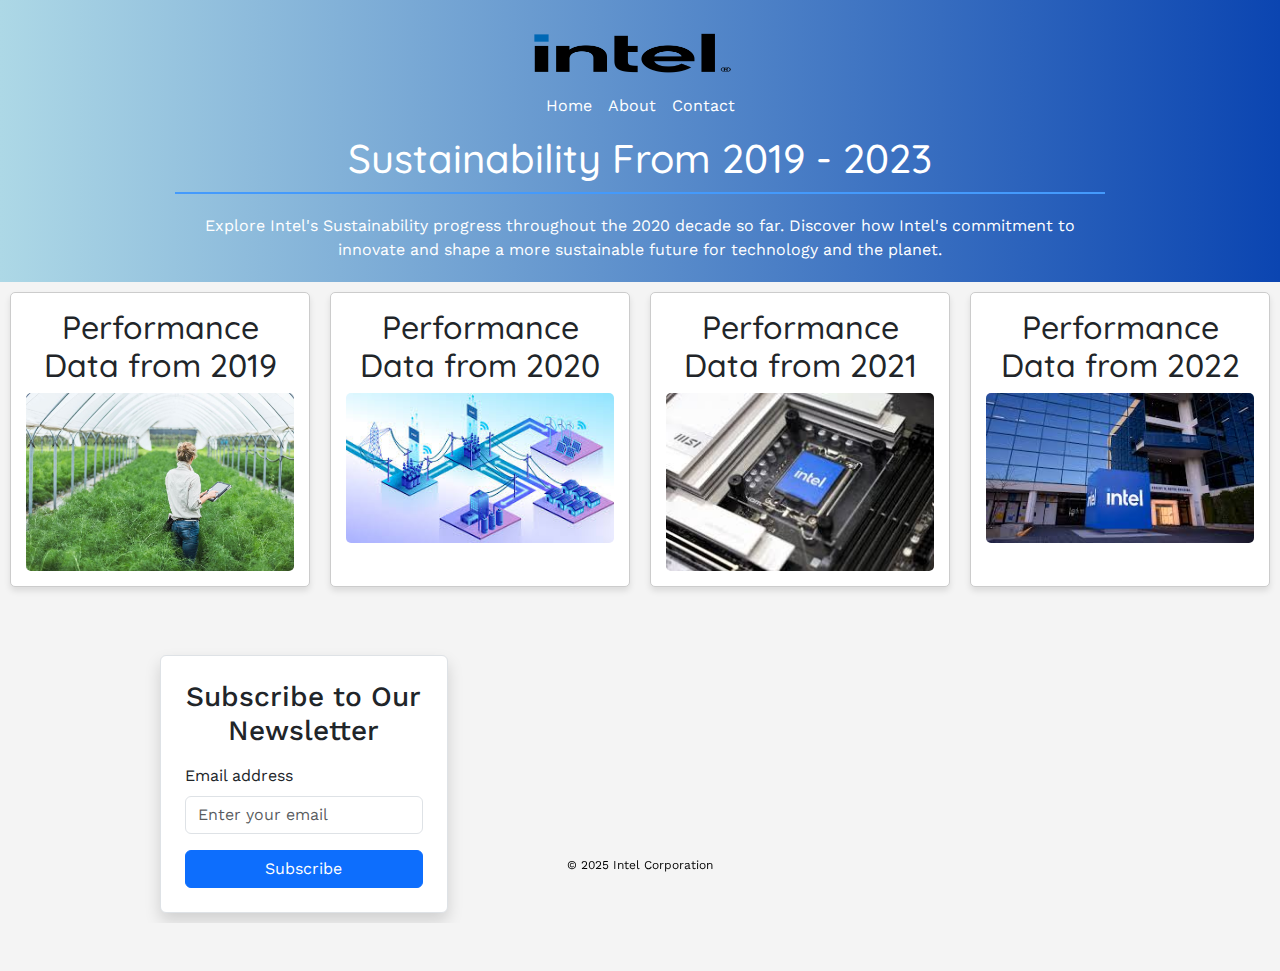
<file: index.html>
<!DOCTYPE html>
<html lang="en">
<head>
    <meta charset="UTF-8">
    <meta name="viewport" content="width=device-width, initial-scale=1.0">
    <title>Intel's Sustainability</title>
    <link href="https://cdn.jsdelivr.net/npm/bootstrap@5.3.6/dist/css/bootstrap.min.css" rel="stylesheet">
    <link rel="stylesheet" href="styles.css">
</head>
<body>
    <header>
        <nav class="navbar navbar-expand-lg flex-column align-items-center">
            <a class="navbar-brand" href="index.html">
                <img class="Intel_logo" src="idF_neNFIz_1748636845349.png" alt="Intel Logo" style="height:40px;">
            </a>
            <button class="navbar-toggler" type="button" data-bs-toggle="collapse" data-bs-target="#navbarNav"
                aria-controls="navbarNav" aria-expanded="false" aria-label="Toggle navigation">
                <span class="navbar-toggler-icon"></span>
            </button>
            <div class="collapse navbar-collapse justify-content-center" id="navbarNav">
                <ul class="navbar-nav">
                    <li class="nav-item">
                        <a class="nav-link text-white" href="index.html">Home</a>
                    </li>
                    <li class="nav-item">
                        <a class="nav-link text-white" href="#about">About</a>
                    </li>
                    <li class="nav-item">
                        <a class="nav-link text-white" href="#contact">Contact</a>
                    </li>
                </ul>
            </div>
        </nav>
        <h1 class="h1_header">Sustainability From 2019 - 2023</h1>
        <p class="p_header">Explore Intel's Sustainability progress throughout the 2020 decade so far. Discover how Intel's commitment to innovate and shape a more sustainable future for technology and the planet.</p>
    </header>
    <main>
        <section class="performance-section">
            <div class="2019_Intel">
                <h2 class="2019_h2">Performance Data from 2019</h2>
                <img class="2019_img" src="Intel_GreenHouse.jpeg" alt="Intel Sustainability Report 2019">
                <p class="2019_p">Intel reduced its greenhouse gas emissions by 39% compared to 2010 levels, aligning with its 2020 goal to decrease direct emissions per unit of production by 10% from 2010 levels. </p>
            </div>
            <div class="2020_Intel">
                <h2 class="2020_h2">Performance Data from 2020</h2>
                <img class="2020_img" src="Intel_Energy.jpeg" alt="Intel Sustainability Report 2020">
                <p class="2020_p">The company conserved over 155 million kilowatt-hours (kWh) of energy in 2020, contributing to a cumulative savings of more than 4.5 billion kWh since 2012.</p>
            </div>
            <div class="2021_Intel">
                <h2 class="2021_h2">Performance Data from 2021</h2>
                <img class="2021_img" src="Intel_Tech_Titan.jpeg" alt="Intel Sustainability Report 2021">
                <p class="2021_p">Intel was recognized as No. 1 on Barron’s 100 Most Sustainable Companies list in 2021, reflecting its leadership in corporate sustainability practices. </p>
            </div>
            <div class="2022_Intel">
                <h2 class="2022_h2">Performance Data from 2022</h2>
                <img class="2022_img" src="Intel_Building.jpeg" alt="Intel Sustainability Report 2022">
                <p class="2022_p">The company expanded its on-site alternative and renewable electricity installations, totaling over 110 across its campuses worldwide.</p>
            </div>
            <div class="2023_Intel">
                <h2 class="2023_h2">Performance Data from 2023</h2>
                <img class="2023_img" src="Intel_HQ.jpeg" alt="Intel Sustainability Report 2023">
                <p class="2023_p">Intel conserved and restored a total of 13 billion gallons of water in 2023, surpassing its annual target of 12 billion gallons.</p>
            </div>
        </section>
        <section class="container my-5">
            <div class="row justify-content-center">
                <div class="col-12 col-md-10 col-lg-8 d-flex justify-content-center">
                    <form id="subscribeForm" class="p-4 border rounded bg-white shadow w-100" style="max-width:600px; margin:auto;">
                        <h3 class="mb-3 text-center">Subscribe to Our Newsletter</h3>
                        <div class="mb-3">
                            <label for="subscriberEmail" class="form-label">Email address</label>
                            <input type="email" class="form-control" id="subscriberEmail" placeholder="Enter your email" required>
                        </div>
                        <button type="submit" class="btn btn-primary w-100">Subscribe</button>
                        <div id="subscribeMsg" class="mt-3 text-success" style="display:none;">Thank you for subscribing!</div>
                    </form>
                </div>
            </div>
        </section>
    </main>
    <footer>
        <p>&copy; 2025 Intel Corporation</p>
    </footer>
    <script src="https://cdn.jsdelivr.net/npm/bootstrap@5.3.6/dist/js/bootstrap.bundle.min.js"></script>
    <script>
        // Detect language change and set RTL if needed
        function setDirectionByLang(lang) {
            // List of RTL language codes
            const rtlLangs = ['ar', 'he', 'fa', 'ur'];
            if (rtlLangs.includes(lang)) {
                document.body.setAttribute('dir', 'rtl');
                document.body.classList.add('rtl');
            } else {
                document.body.setAttribute('dir', 'ltr');
                document.body.classList.remove('rtl');
            }
        }

        // Initial check
        setDirectionByLang(document.documentElement.lang);

        // Listen for language changes (if you change <html lang=""> dynamically)
        const observer = new MutationObserver(() => {
            setDirectionByLang(document.documentElement.lang);
        });
        observer.observe(document.documentElement, { attributes: true, attributeFilter: ['lang'] });

        document.getElementById('subscribeForm').addEventListener('submit', function(e) {
            e.preventDefault();
            document.getElementById('subscribeMsg').style.display = 'block';
            this.reset();
        });
    </script>
</body>
</html>
</file>
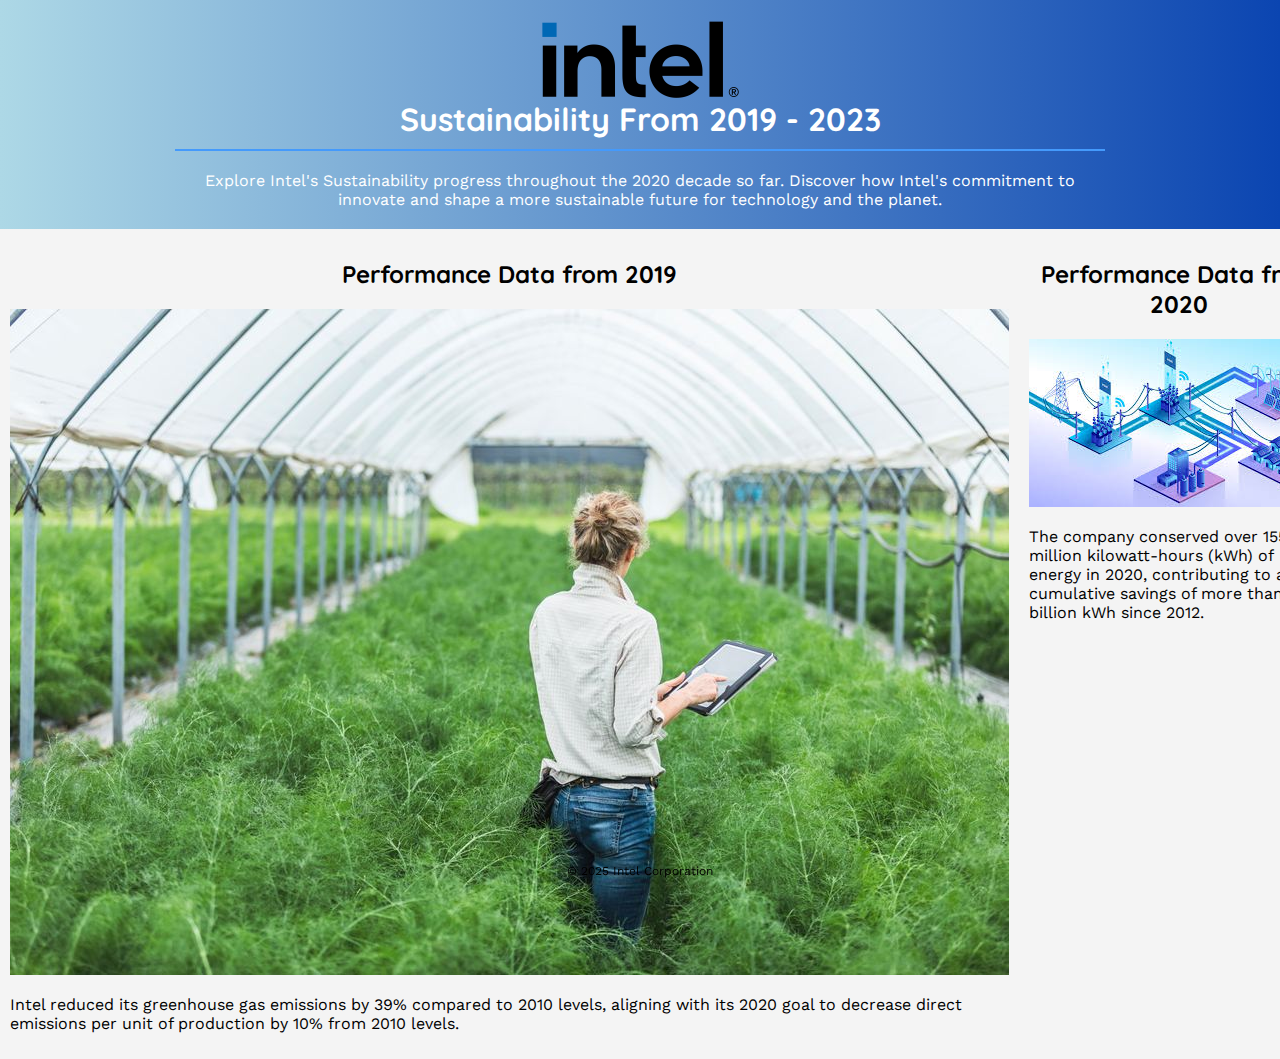
<file: intel.html>
<!DOCTYPE html>
<html lang="en">
<head>
    <meta charset="UTF-8">
    <meta name="viewport" content="width=device-width, initial-scale=1.0">
    <title>Intel's Sustainability</title>
    <link rel="stylesheet" href="styles.css">
</head>
<body>
    <header>
        <img class="Intel_logo" src="idF_neNFIz_1748636845349.png" alt="Intel Logo">
        <h1 class="h1_header">Sustainability From 2019 - 2023</h1>
        <p class="p_header">Explore Intel's Sustainability progress throughout the 2020 decade so far. Discover how Intel's commitment to innovate and shape a more sustainable future for technology and the planet.</p>
    </header>
    <main>
        <section>
            <div class="2019_Intel">
                <h2 class="2019_h2">Performance Data from 2019</h2>
                <img class="2019_img" src="Intel_GreenHouse.jpeg" alt="Intel Sustainability Report 2019">
                <p class="2019_p">Intel reduced its greenhouse gas emissions by 39% compared to 2010 levels, aligning with its 2020 goal to decrease direct emissions per unit of production by 10% from 2010 levels. </p>
            </div>
            <div class="2020_Intel">
                <h2 class="2020_h2">Performance Data from 2020</h2>
                <img class="2020_img" src="Intel_Energy.jpeg" alt="Intel Sustainability Report 2020">
                <p class="2020_p">The company conserved over 155 million kilowatt-hours (kWh) of energy in 2020, contributing to a cumulative savings of more than 4.5 billion kWh since 2012.</p>
            </div>
            <div class="2021_Intel">
                <h2 class="2021_h2">Performance Data from 2021</h2>
                <img class="2021_img" src="Intel_Tech_Titan.jpeg" alt="Intel Sustainability Report 2021">
                <p class="2021_p">Intel was recognized as No. 1 on Barron’s 100 Most Sustainable Companies list in 2021, reflecting its leadership in corporate sustainability practices. </p>
            </div>
            <div class="2022_Intel">
                <h2 class="2022_h2">Performance Data from 2022</h2>
                <img class="2022_img" src="Intel_Building.jpeg" alt="Intel Sustainability Report 2022">
                <p class="2022_p">The company expanded its on-site alternative and renewable electricity installations, totaling over 110 across its campuses worldwide.</p>
            </div>
            <div class="2023_Intel">
                <h2 class="2023_h2">Performance Data from 2023</h2>
                <img class="2023_img" src="Intel_HQ.jpeg" alt="Intel Sustainability Report 2023">
                <p class="2023_p">Intel conserved and restored a total of 13 billion gallons of water in 2023, surpassing its annual target of 12 billion gallons.</p>
            </div>
        </section>
    </main>
    <footer>
        <p>&copy; 2025 Intel Corporation</p>
    </footer>
</body>
</html>
</file>
<file: styles.css>
@import url('https://fonts.googleapis.com/css2?family=Quicksand:wght@400;700&family=Work+Sans:wght@400;700&display=swap');

body {
    font-family: 'Work Sans', Arial, sans-serif;
    background-color: #f4f4f4;
    margin: 0;
}

header {
    background: linear-gradient(to right, #add8e6, #0b45b1); /* Light blue to dark blue */
    color: white; /* Ensure text is readable */
    width: 100%; /* Make the header span the full width */
    padding: 20px; /* Add padding for spacing */
    box-sizing: border-box; /* Include padding in the width calculation */
}

.Intel_logo {
    width: 200px;
    height: auto;
    display: block;
    margin: 0 auto;
}

.h1_header {
    margin: 0 auto;
    display: block;
    height: auto;
    width: 75%;
    text-align: center;
    margin-bottom: 20px; /* Add spacing below the h1 */
    border-bottom: 2px solid rgb(68, 154, 252); /* Add a dividing line */
    padding-bottom: 10px; /* Add padding for spacing above the line */
}

.p_header {
    width: 75%;
    height: auto;
    display: block;
    margin: 0 auto;
    text-align: center;
}

h1 {
    font-family: 'Quicksand', Arial, sans-serif;
    text-align: center;
    color: white; /* Dark blue for headings */
}

h2 {
    font-family: 'Quicksand', Arial, sans-serif;
    text-align: center;
}

footer {
    color: black; /* Ensure text is readable */
    text-align: center;
    padding: 10px;
    position: fixed;
    bottom: 0;
    width: 100%;
    box-sizing: border-box; /* Include padding in the width calculation */
    font-size: 12px;
}

main section {
    display: flex;
    flex-direction: row;
    overflow-x: auto; /* Enable horizontal scrolling */
    gap: 20px; /* Add spacing between divs */
    padding: 10px; /* Add padding inside the section */
    box-sizing: border-box; /* Include padding in width calculation */
    scrollbar-width: none; /* Hide scrollbar in Firefox */
}

main section::-webkit-scrollbar {
    display: none; /* Hide scrollbar in WebKit browsers */
}

main section:hover {
    scrollbar-width: thin; /* Show a thin scrollbar in Firefox */
}

main section:hover::-webkit-scrollbar {
    display: block; /* Show scrollbar in WebKit browsers */
    height: 8px; /* Set scrollbar height */
}

main section:hover::-webkit-scrollbar-thumb {
    background-color: #888; /* Style the scrollbar thumb */
    border-radius: 4px; /* Add rounded corners */
}

main section:hover::-webkit-scrollbar-track {
    background-color: #f4f4f4; /* Style the scrollbar track */
}

/* REMOVE or COMMENT OUT this block:
main section div {
    flex: 0 0 auto;
    width: 300px;
    background-color: #ffffff;
    border: 1px solid #ccc;
    border-radius: 5px;
    padding: 15px;
    box-shadow: 0 4px 6px rgba(0, 0, 0, 0.1);
    position: relative;
    overflow: hidden;
}
*/

/* Keep this for your cards only */
.performance-section > div {
    flex: 0 0 auto;
    width: 300px;
    background-color: #ffffff;
    border: 1px solid #ccc;
    border-radius: 5px;
    padding: 15px;
    box-shadow: 0 4px 6px rgba(0, 0, 0, 0.1);
    position: relative;
    overflow: hidden;
}

.performance-section > div img {
    max-width: 100%;
    height: auto;
    display: block;
    margin: 0 auto;
    border-radius: 5px;
}

.performance-section > div p {
    position: absolute;
    top: 0;
    left: 0;
    right: 0;
    bottom: 0;
    opacity: 0;
    background-color: rgba(0, 0, 0, 0.5);
    color: white;
    display: flex;
    align-items: center;
    justify-content: center;
    padding: 10px;
    border-radius: 5px;
    transition: opacity 0.3s ease;
}

.performance-section > div:hover p {
    opacity: 1;
}

.navbar {
    flex-direction: column !important;
    align-items: center !important;
}

.navbar-brand {
    margin-bottom: 0.5rem;
}

.nav-link {
    transition: background 0.3s, color 0.3s;
    border-radius: 4px;
}

.nav-link:hover, .nav-link:focus {
    background: #ffffff;
    color: #0b45b1 !important;
    text-decoration: none;
}

@media (max-width: 600px) {
    main section {
        flex-direction: column; /* Stack boxes vertically */
        overflow-x: visible; /* Disable horizontal scrolling */
        gap: 10px; /* Adjust spacing between boxes */
    }

    main section div {
        width: 100%; /* Make boxes take full width */
    }
}
</file>
